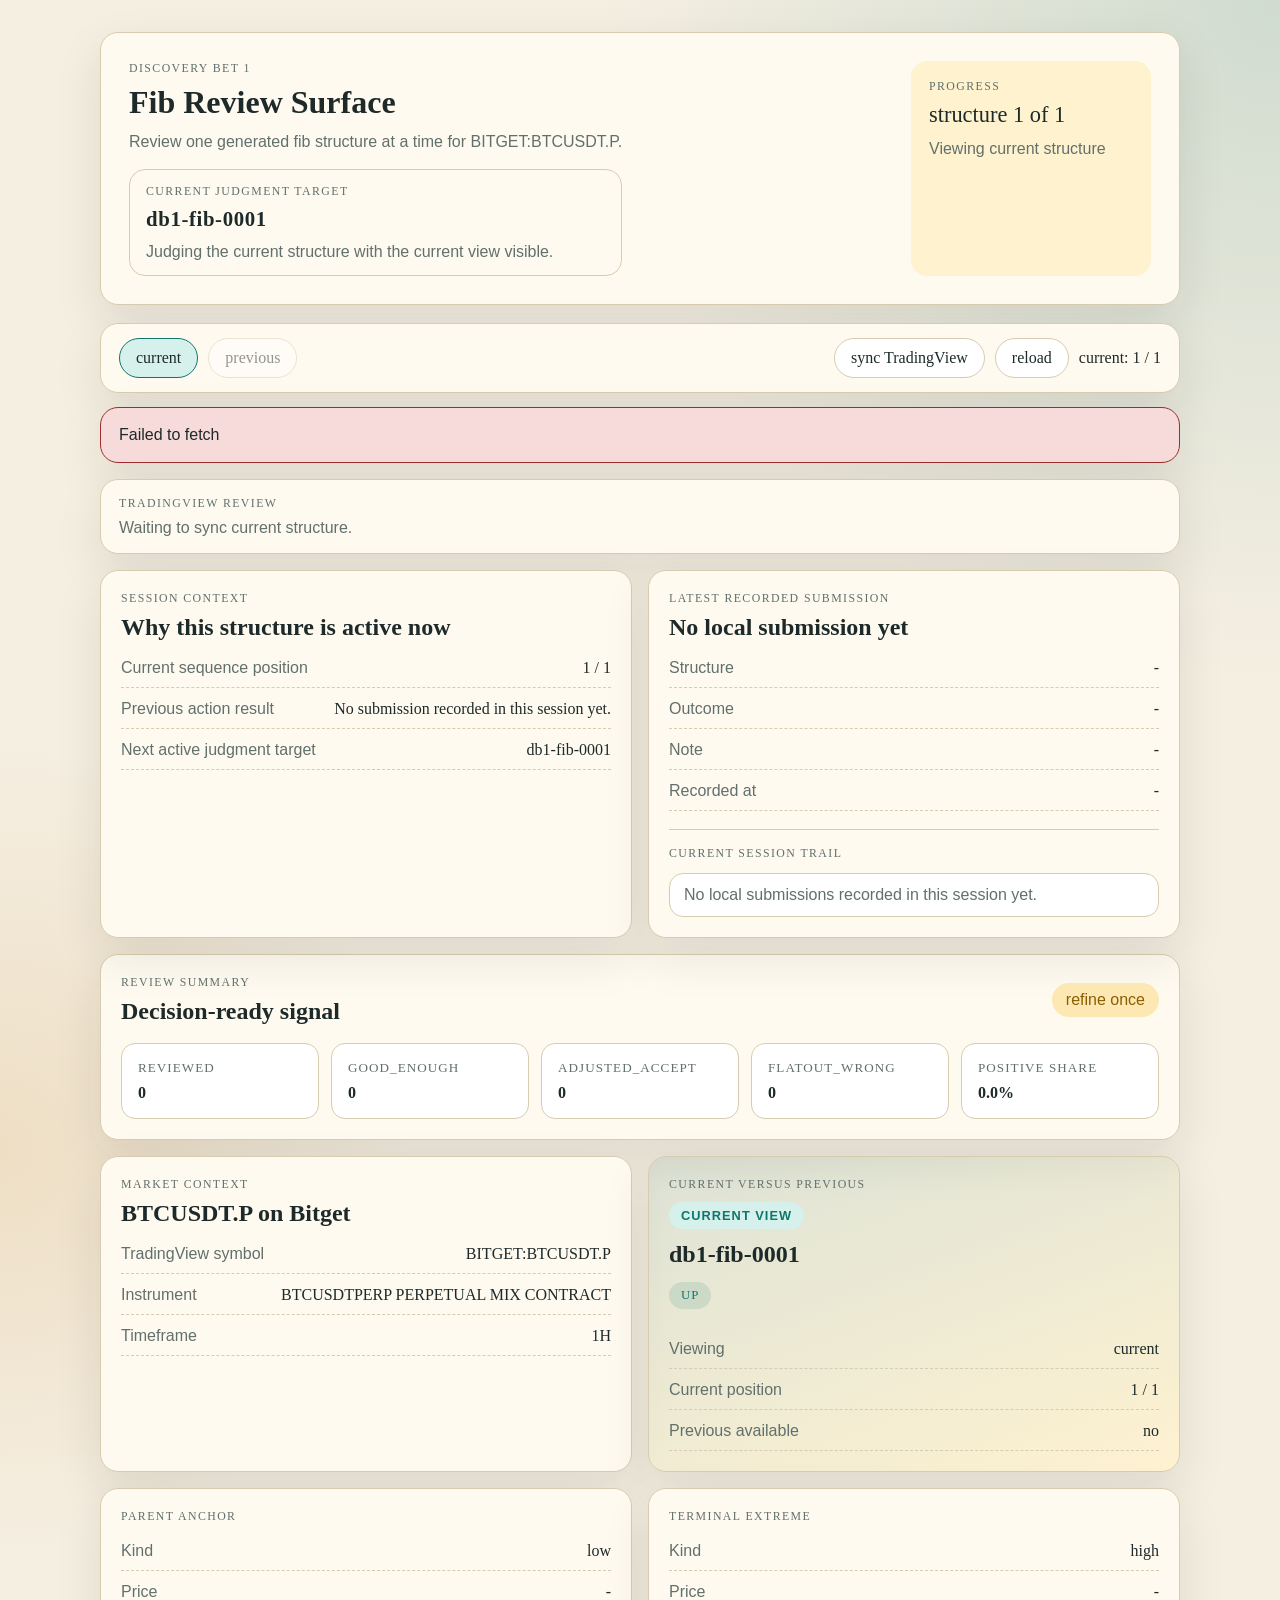
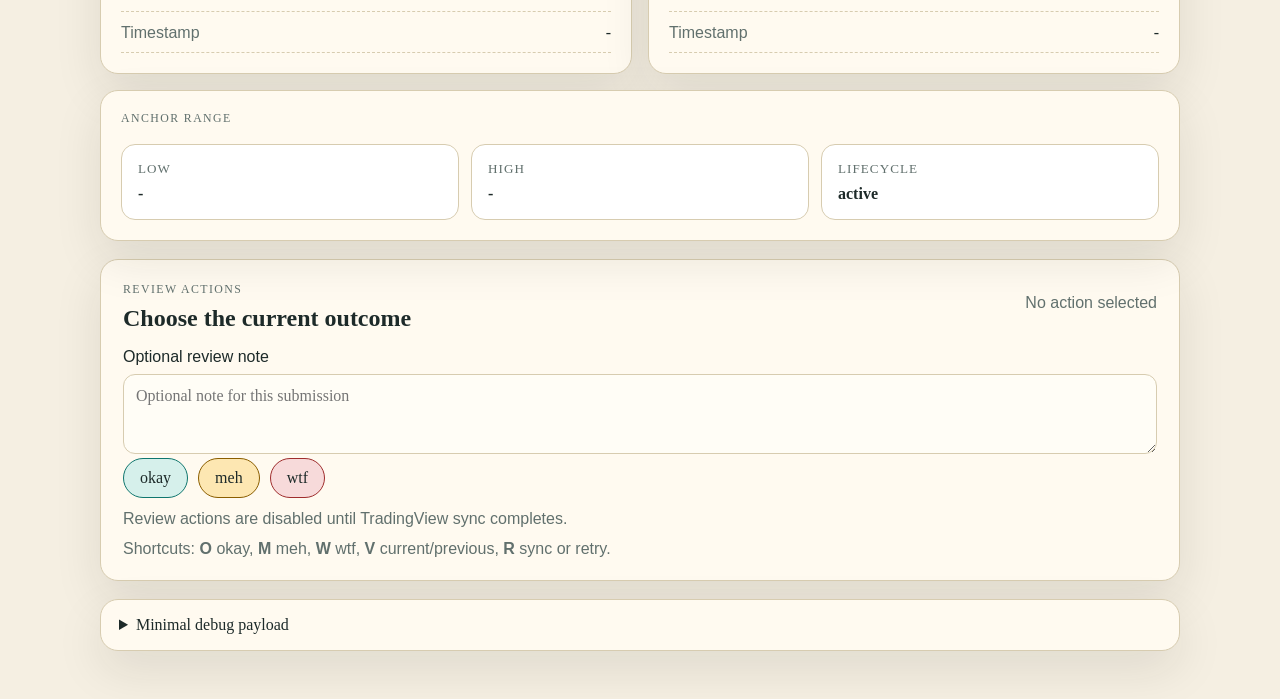
<file: apps/ui/index.html>
<!DOCTYPE html>
<html lang="en">
  <head>
    <meta charset="UTF-8" />
    <meta name="viewport" content="width=device-width, initial-scale=1.0" />
    <title>DB1 Review Surface</title>
    <link rel="stylesheet" href="./review-surface.css" />
  </head>
  <body>
    <main class="review-shell">
      <header class="hero">
        <div>
          <p class="eyebrow">Discovery Bet 1</p>
          <h1>Fib Review Surface</h1>
          <p class="hero-copy">
            Review one generated fib structure at a time for
            <span id="market-symbol">BITGET:BTCUSDT.P</span>.
          </p>
          <div class="review-target-strip">
            <p class="card-label">Current Judgment Target</p>
            <p id="review-target-id" class="review-target-id">db1-fib-0001</p>
            <p id="comparison-mode-copy" class="comparison-mode-copy">
              Judging the current structure with the current view visible.
            </p>
          </div>
        </div>
        <div class="progress-panel">
          <p class="panel-label">Progress</p>
          <p class="progress-value" id="progress-label">structure 1 of 1</p>
          <p class="panel-subtext" id="toggle-state">Viewing current structure</p>
        </div>
      </header>

      <section class="toolbar">
        <div class="toggle-group" role="group" aria-label="Structure toggle">
          <button id="show-current-button" class="toggle-button is-active" type="button">
            current
          </button>
          <button id="show-previous-button" class="toggle-button" type="button" disabled>
            previous
          </button>
        </div>
        <div class="position-group">
          <button id="sync-chart-button" class="secondary-button" type="button">
            sync TradingView
          </button>
          <button id="reload-button" class="secondary-button" type="button">reload</button>
          <span id="position-summary">current: 1 / 1</span>
        </div>
      </section>

      <section id="status-banner" class="status-banner" aria-live="polite"></section>

      <section class="sync-banner">
        <p class="card-label">TradingView Review</p>
        <p id="tradingview-status" class="sync-copy">Waiting to sync current structure.</p>
      </section>

      <section class="session-confidence-strip">
        <article class="summary-card session-context-card">
          <p class="card-label">Session Context</p>
          <h2>Why this structure is active now</h2>
          <dl class="detail-list compact-detail-list">
            <div>
              <dt>Current sequence position</dt>
              <dd id="session-sequence-position">1 / 1</dd>
            </div>
            <div>
              <dt>Previous action result</dt>
              <dd id="session-previous-action">No submission recorded in this session yet.</dd>
            </div>
            <div>
              <dt>Next active judgment target</dt>
              <dd id="session-next-target">db1-fib-0001</dd>
            </div>
          </dl>
        </article>

        <article class="summary-card session-audit-card">
          <p class="card-label">Latest Recorded Submission</p>
          <h2 id="latest-submission-heading">No local submission yet</h2>
          <dl class="detail-list compact-detail-list">
            <div>
              <dt>Structure</dt>
              <dd id="latest-submission-structure">-</dd>
            </div>
            <div>
              <dt>Outcome</dt>
              <dd id="latest-submission-outcome">-</dd>
            </div>
            <div>
              <dt>Note</dt>
              <dd id="latest-submission-note">-</dd>
            </div>
            <div>
              <dt>Recorded at</dt>
              <dd id="latest-submission-timestamp">-</dd>
            </div>
          </dl>

          <div class="session-trail-block">
            <p class="card-label">Current Session Trail</p>
            <ul id="session-trail-list" class="session-trail-list">
              <li class="session-trail-empty">No local submissions recorded in this session yet.</li>
            </ul>
          </div>
        </article>
      </section>

      <section class="summary-strip">
        <article class="summary-card review-summary-card">
          <div class="summary-header">
            <div>
              <p class="card-label">Review Summary</p>
              <h2>Decision-ready signal</h2>
            </div>
            <p id="summary-readiness-hint" class="readiness-chip">refine once</p>
          </div>

          <div class="summary-metrics">
            <div class="metric-tile">
              <span class="range-label">Reviewed</span>
              <strong id="summary-total-reviewed">0</strong>
            </div>
            <div class="metric-tile">
              <span class="range-label">good_enough</span>
              <strong id="summary-good-enough">0</strong>
            </div>
            <div class="metric-tile">
              <span class="range-label">adjusted_accept</span>
              <strong id="summary-adjusted-accept">0</strong>
            </div>
            <div class="metric-tile">
              <span class="range-label">flatout_wrong</span>
              <strong id="summary-flatout-wrong">0</strong>
            </div>
            <div class="metric-tile">
              <span class="range-label">Positive Share</span>
              <strong id="summary-positive-share">0.0%</strong>
            </div>
          </div>

          <div id="wrong-case-summary-block" class="summary-notes is-hidden">
            <p class="card-label">Wrong-case notes</p>
            <ul id="wrong-case-reason-list" class="reason-list"></ul>
          </div>
        </article>
      </section>

      <section class="structure-grid">
        <article class="summary-card">
          <p class="card-label">Market Context</p>
          <h2 id="market-context-title">BTCUSDT.P on Bitget</h2>
          <dl class="detail-list">
            <div>
              <dt>TradingView symbol</dt>
              <dd id="market-context-symbol">BITGET:BTCUSDT.P</dd>
            </div>
            <div>
              <dt>Instrument</dt>
              <dd id="market-context-instrument">BTCUSDTPERP PERPETUAL MIX CONTRACT</dd>
            </div>
            <div>
              <dt>Timeframe</dt>
              <dd id="market-context-timeframe">1H</dd>
            </div>
          </dl>
        </article>

        <article id="comparison-card" class="summary-card accent-card comparison-card is-current-view">
          <p class="card-label">Current Versus Previous</p>
          <p id="comparison-mode-pill" class="comparison-mode-pill is-current-view">
            current view
          </p>
          <h2 id="structure-id">db1-fib-0001</h2>
          <p class="direction-chip" id="direction-chip">up</p>
          <dl class="detail-list">
            <div>
              <dt>Viewing</dt>
              <dd id="viewing-label">current</dd>
            </div>
            <div>
              <dt>Current position</dt>
              <dd id="progress-position">1 / 1</dd>
            </div>
            <div>
              <dt>Previous available</dt>
              <dd id="previous-availability">no</dd>
            </div>
          </dl>
        </article>

        <article class="summary-card">
          <p class="card-label">Parent Anchor</p>
          <dl class="detail-list">
            <div>
              <dt>Kind</dt>
              <dd id="parent-anchor-kind">low</dd>
            </div>
            <div>
              <dt>Price</dt>
              <dd id="parent-anchor-price">-</dd>
            </div>
            <div>
              <dt>Timestamp</dt>
              <dd id="parent-anchor-timestamp">-</dd>
            </div>
          </dl>
        </article>

        <article class="summary-card">
          <p class="card-label">Terminal Extreme</p>
          <dl class="detail-list">
            <div>
              <dt>Kind</dt>
              <dd id="terminal-extreme-kind">high</dd>
            </div>
            <div>
              <dt>Price</dt>
              <dd id="terminal-extreme-price">-</dd>
            </div>
            <div>
              <dt>Timestamp</dt>
              <dd id="terminal-extreme-timestamp">-</dd>
            </div>
          </dl>
        </article>

        <article class="summary-card wide-card">
          <p class="card-label">Anchor Range</p>
          <div class="range-strip">
            <div>
              <span class="range-label">Low</span>
              <strong id="anchor-range-low">-</strong>
            </div>
            <div>
              <span class="range-label">High</span>
              <strong id="anchor-range-high">-</strong>
            </div>
            <div>
              <span class="range-label">Lifecycle</span>
              <strong id="lifecycle-state">active</strong>
            </div>
          </div>
        </article>
      </section>

      <section class="actions-panel">
        <div class="actions-header">
          <div>
            <p class="card-label">Review Actions</p>
            <h2>Choose the current outcome</h2>
          </div>
          <p id="pending-action" class="pending-action">No action selected</p>
        </div>

        <label class="adjustment-notes" for="review-note-input">Optional review note</label>
        <textarea
          id="review-note-input"
          rows="3"
          placeholder="Optional note for this submission"
        ></textarea>

        <div class="action-buttons">
          <button id="good-enough-button" class="action-button approve" type="button">
            okay
          </button>
          <button id="adjusted-accept-button" class="action-button adjust" type="button">
            meh
          </button>
          <button id="flatout-wrong-button" class="action-button reject" type="button">
            wtf
          </button>
        </div>

        <p id="review-lock-reason" class="review-lock-reason">
          Review actions are disabled until TradingView sync completes.
        </p>

        <p class="shortcut-hint">
          Shortcuts: <strong>O</strong> okay, <strong>M</strong> meh, <strong>W</strong> wtf,
          <strong>V</strong> current/previous, <strong>R</strong> sync or retry.
        </p>
      </section>

      <details class="debug-panel">
        <summary>Minimal debug payload</summary>
        <pre id="debug-payload">Waiting for review payload...</pre>
      </details>
    </main>

    <script src="./review-surface.js"></script>
  </body>
</html>
</file>
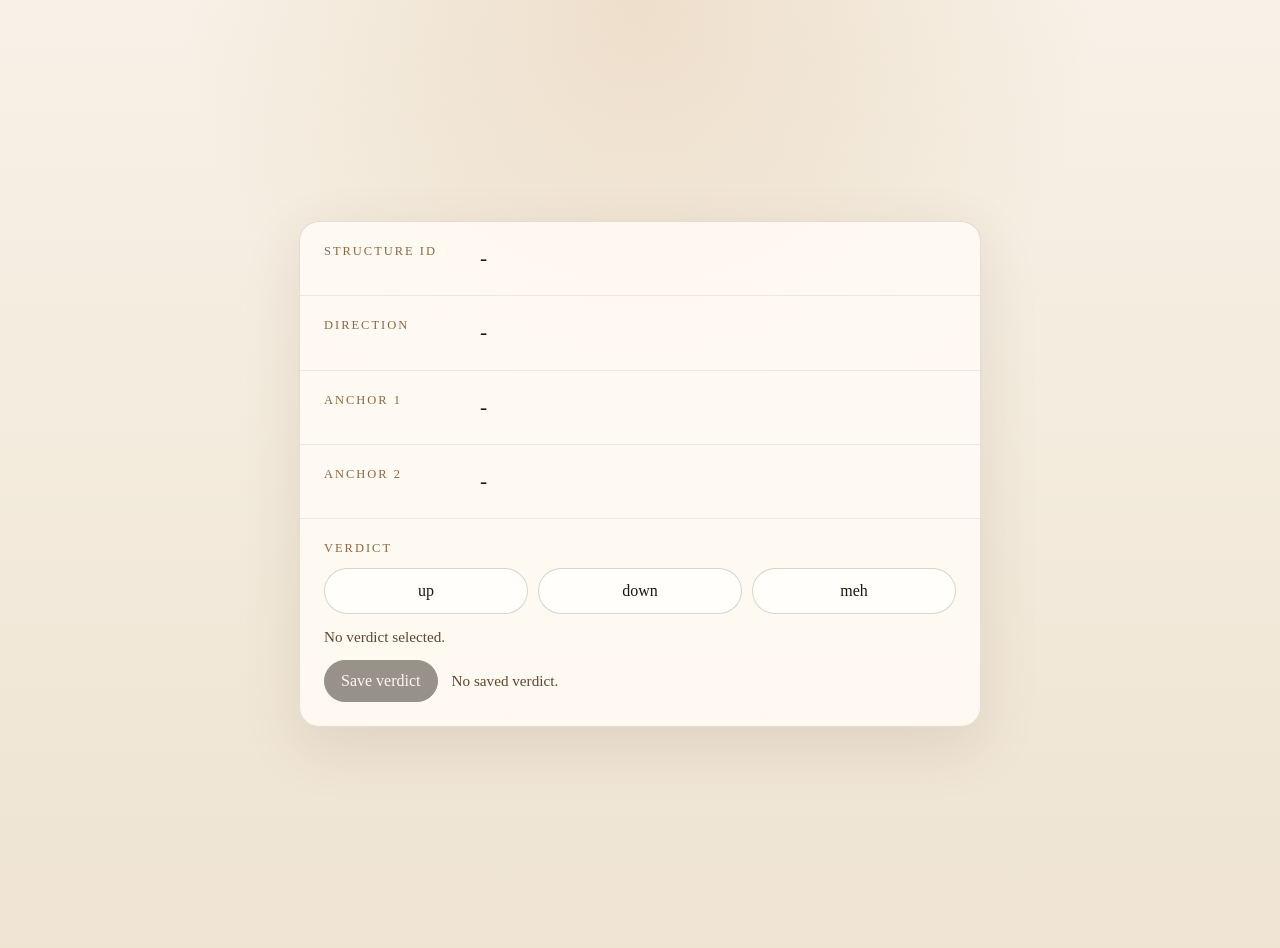
<file: apps/ui/chart-truth-proof-local.html>
<!DOCTYPE html>
<html lang="en">
  <head>
    <meta charset="UTF-8" />
    <meta name="viewport" content="width=device-width, initial-scale=1.0" />
    <title>DB1 Chart Truth Proof</title>
    <link rel="stylesheet" href="./chart-truth.css" />
    <script>
      const proofParams = new URLSearchParams(window.location.search);
      window.DB1_REVIEW_API_BASE_URL =
        proofParams.get("api") || "http://127.0.0.1:8760";
    </script>
  </head>
  <body
    data-chart-truth-state="loading"
    data-chart-truth-verified="false"
    data-chart-truth-verdict=""
    data-chart-truth-saved-verdict=""
    data-chart-truth-proof-mode="false"
  >
    <main class="chart-truth-shell">
      <section class="chart-truth-card">
        <dl class="chart-truth-details">
          <div class="chart-truth-row">
            <dt>Structure ID</dt>
            <dd id="chart-truth-structure-id">-</dd>
          </div>
          <div class="chart-truth-row">
            <dt>Direction</dt>
            <dd id="chart-truth-direction">-</dd>
          </div>
          <div class="chart-truth-row">
            <dt>Anchor 1</dt>
            <dd id="chart-truth-anchor-1">-</dd>
          </div>
          <div class="chart-truth-row">
            <dt>Anchor 2</dt>
            <dd id="chart-truth-anchor-2">-</dd>
          </div>
        </dl>

        <section class="chart-truth-verdicts" aria-labelledby="chart-truth-verdict-label">
          <p id="chart-truth-verdict-label" class="chart-truth-verdict-label">Verdict</p>
          <div class="chart-truth-verdict-actions" role="group" aria-label="Verdict actions">
            <button id="chart-truth-verdict-up" class="chart-truth-verdict-button" type="button" data-verdict="up" aria-pressed="false">
              up
            </button>
            <button id="chart-truth-verdict-down" class="chart-truth-verdict-button" type="button" data-verdict="down" aria-pressed="false">
              down
            </button>
            <button id="chart-truth-verdict-meh" class="chart-truth-verdict-button" type="button" data-verdict="meh" aria-pressed="false">
              meh
            </button>
          </div>
          <p id="chart-truth-selected-verdict" class="chart-truth-selected-verdict">No verdict selected.</p>
          <div class="chart-truth-save-row">
            <button id="chart-truth-save-verdict" class="chart-truth-save-button" type="button" disabled>
              Save verdict
            </button>
            <p id="chart-truth-save-status" class="chart-truth-save-status">No saved verdict.</p>
          </div>
        </section>
      </section>
    </main>
    <script src="./chart-truth.js"></script>
  </body>
</html>
</file>
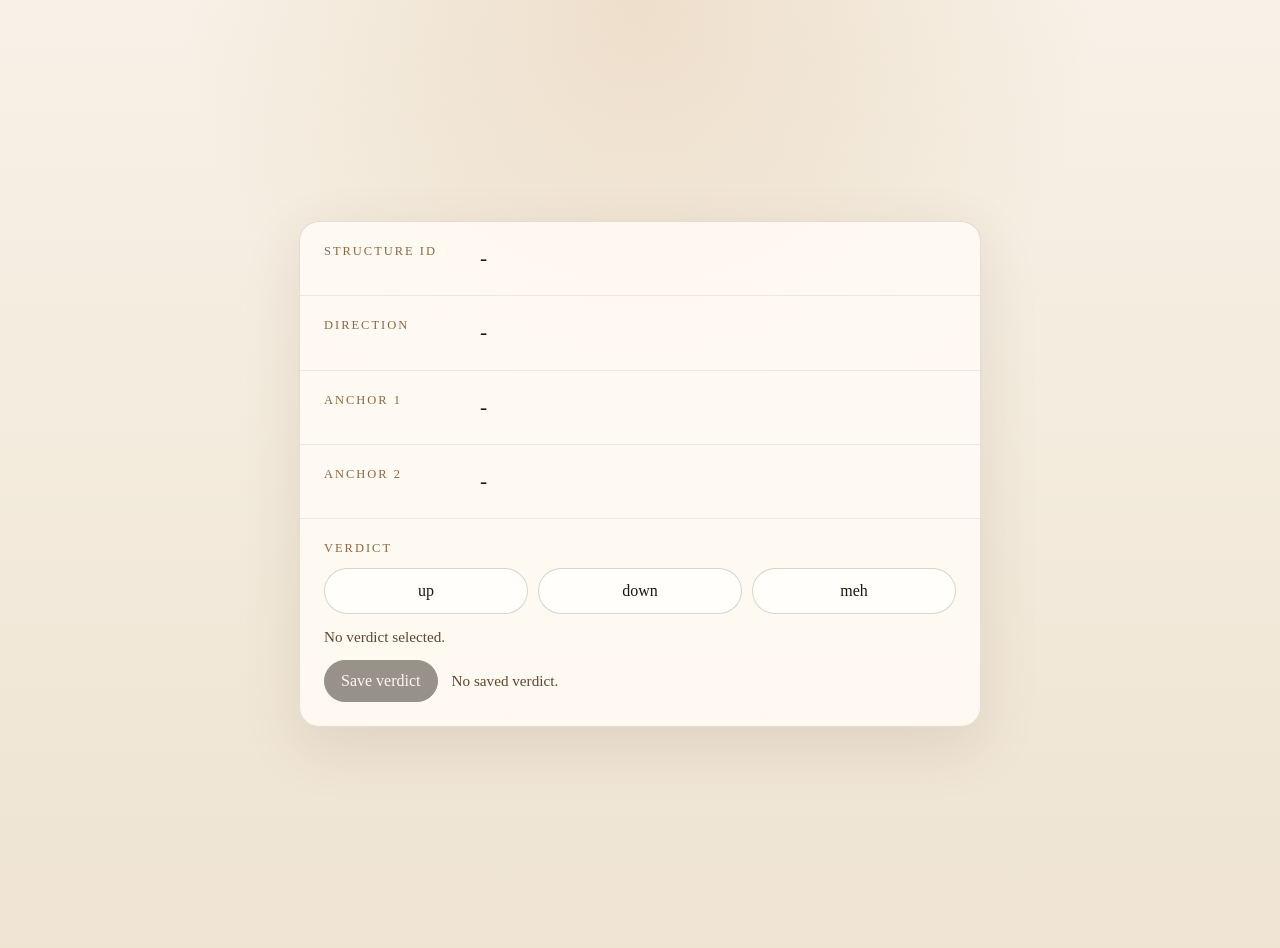
<file: apps/ui/chart-truth.html>
<!DOCTYPE html>
<html lang="en">
  <head>
    <meta charset="UTF-8" />
    <meta name="viewport" content="width=device-width, initial-scale=1.0" />
    <title>DB1 Chart Truth</title>
    <link rel="stylesheet" href="./chart-truth.css" />
  </head>
  <body
    data-chart-truth-state="loading"
    data-chart-truth-verified="false"
    data-chart-truth-verdict=""
    data-chart-truth-saved-verdict=""
  >
    <main class="chart-truth-shell">
      <section class="chart-truth-card">
        <dl class="chart-truth-details">
          <div class="chart-truth-row">
            <dt>Structure ID</dt>
            <dd id="chart-truth-structure-id">-</dd>
          </div>
          <div class="chart-truth-row">
            <dt>Direction</dt>
            <dd id="chart-truth-direction">-</dd>
          </div>
          <div class="chart-truth-row">
            <dt>Anchor 1</dt>
            <dd id="chart-truth-anchor-1">-</dd>
          </div>
          <div class="chart-truth-row">
            <dt>Anchor 2</dt>
            <dd id="chart-truth-anchor-2">-</dd>
          </div>
        </dl>

        <section class="chart-truth-verdicts" aria-labelledby="chart-truth-verdict-label">
          <p id="chart-truth-verdict-label" class="chart-truth-verdict-label">Verdict</p>
          <div class="chart-truth-verdict-actions" role="group" aria-label="Verdict actions">
            <button id="chart-truth-verdict-up" class="chart-truth-verdict-button" type="button" data-verdict="up" aria-pressed="false">
              up
            </button>
            <button id="chart-truth-verdict-down" class="chart-truth-verdict-button" type="button" data-verdict="down" aria-pressed="false">
              down
            </button>
            <button id="chart-truth-verdict-meh" class="chart-truth-verdict-button" type="button" data-verdict="meh" aria-pressed="false">
              meh
            </button>
          </div>
          <p id="chart-truth-selected-verdict" class="chart-truth-selected-verdict">No verdict selected.</p>
          <div class="chart-truth-save-row">
            <button id="chart-truth-save-verdict" class="chart-truth-save-button" type="button" disabled>
              Save verdict
            </button>
            <p id="chart-truth-save-status" class="chart-truth-save-status">No saved verdict.</p>
          </div>
        </section>
      </section>
    </main>
    <script src="./chart-truth.js"></script>
  </body>
</html>
</file>
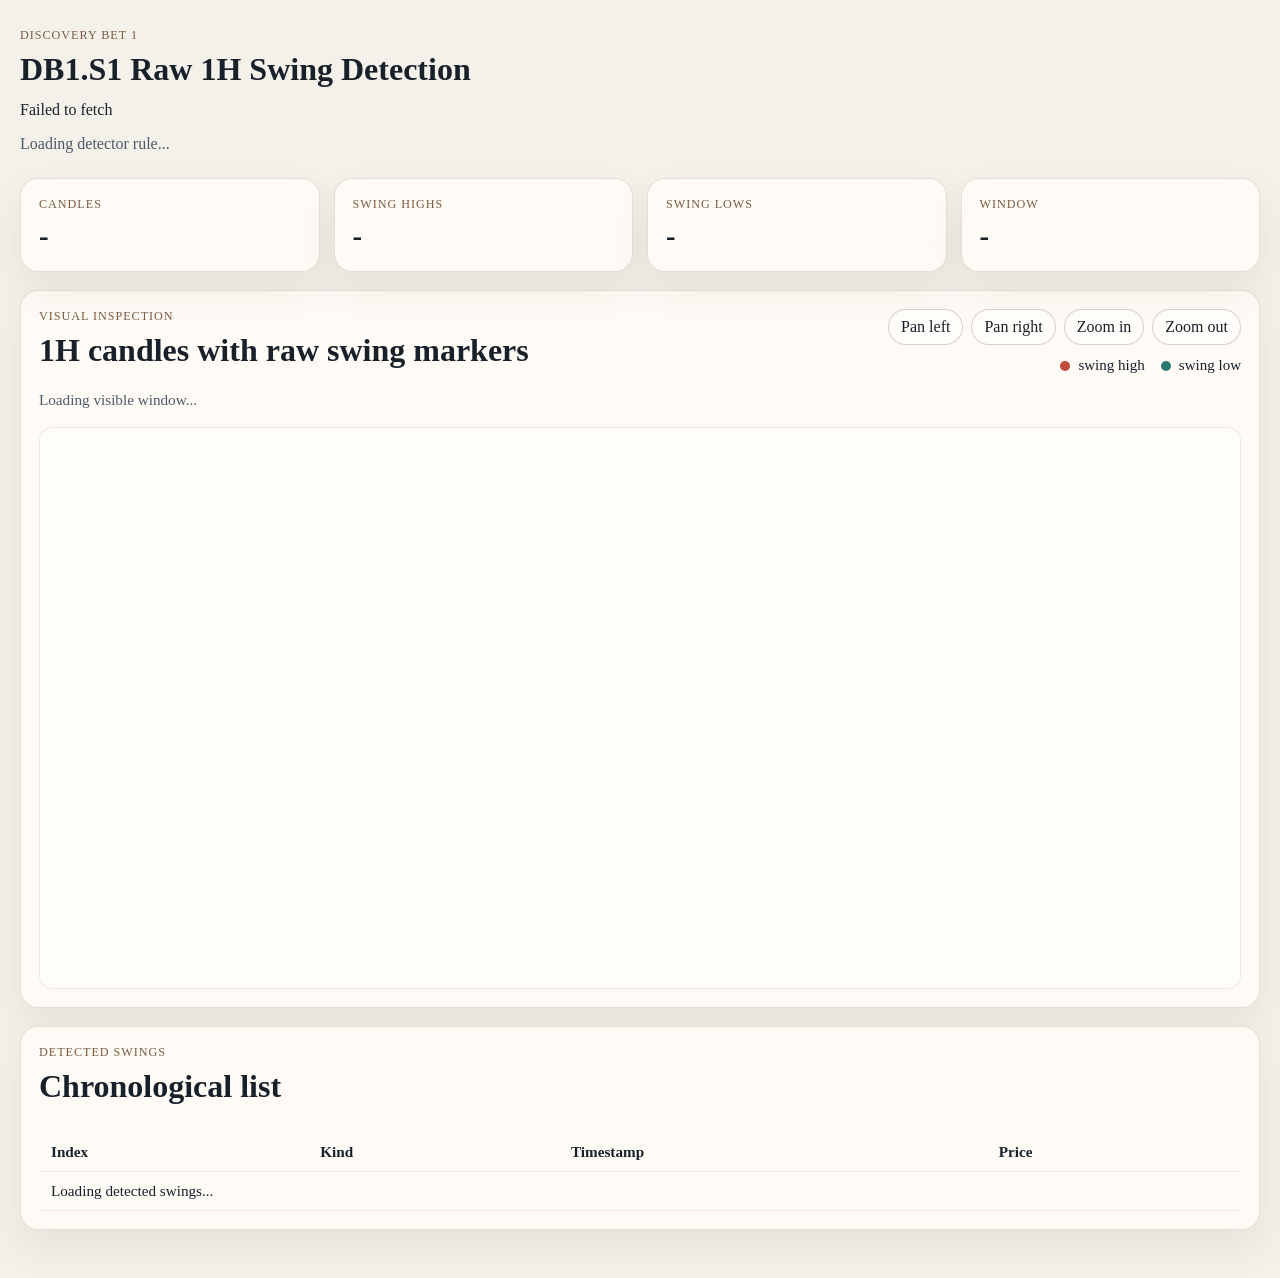
<file: apps/ui/db1-s1-swings.html>
<!DOCTYPE html>
<html lang="en">
  <head>
    <meta charset="UTF-8" />
    <meta name="viewport" content="width=device-width, initial-scale=1.0" />
    <title>DB1.S1 Raw 1H Swing Detection</title>
    <link rel="stylesheet" href="./db1-s1-swings.css" />
    <script>
      const db1s1PageParams = new URLSearchParams(window.location.search);
      window.DB1_REVIEW_API_BASE_URL =
        db1s1PageParams.get("api") || "http://127.0.0.1:8080";
    </script>
  </head>
  <body data-db1-s1-state="loading">
    <main class="s1-shell">
      <header class="s1-hero">
        <p class="eyebrow">Discovery Bet 1</p>
        <h1>DB1.S1 Raw 1H Swing Detection</h1>
        <p id="s1-market-copy" class="hero-copy">Loading market context...</p>
        <p id="s1-detector-copy" class="detector-copy">Loading detector rule...</p>
      </header>

      <section class="s1-summary-grid">
        <article class="summary-card">
          <p class="card-label">Candles</p>
          <strong id="s1-candle-count">-</strong>
        </article>
        <article class="summary-card">
          <p class="card-label">Swing Highs</p>
          <strong id="s1-swing-high-count">-</strong>
        </article>
        <article class="summary-card">
          <p class="card-label">Swing Lows</p>
          <strong id="s1-swing-low-count">-</strong>
        </article>
        <article class="summary-card wide-card">
          <p class="card-label">Window</p>
          <strong id="s1-window">-</strong>
        </article>
      </section>

      <section class="chart-card">
        <div class="chart-card-header">
          <div>
            <p class="card-label">Visual Inspection</p>
            <h2>1H candles with raw swing markers</h2>
          </div>
          <div class="chart-toolbar">
            <div class="chart-controls" role="group" aria-label="Chart inspection controls">
              <button id="s1-pan-left" class="chart-control-button" type="button">Pan left</button>
              <button id="s1-pan-right" class="chart-control-button" type="button">Pan right</button>
              <button id="s1-zoom-in" class="chart-control-button" type="button">Zoom in</button>
              <button id="s1-zoom-out" class="chart-control-button" type="button">Zoom out</button>
            </div>
            <div class="legend">
              <span class="legend-item"><span class="legend-dot is-high"></span>swing high</span>
              <span class="legend-item"><span class="legend-dot is-low"></span>swing low</span>
            </div>
          </div>
        </div>
        <p id="s1-viewport-copy" class="viewport-copy">Loading visible window...</p>
        <div class="chart-scroll">
          <svg id="s1-chart" class="s1-chart" role="img" aria-label="Raw 1H swing chart"></svg>
        </div>
      </section>

      <section class="table-card">
        <div class="table-card-header">
          <div>
            <p class="card-label">Detected Swings</p>
            <h2>Chronological list</h2>
          </div>
        </div>
        <table class="s1-table">
          <thead>
            <tr>
              <th>Index</th>
              <th>Kind</th>
              <th>Timestamp</th>
              <th>Price</th>
            </tr>
          </thead>
          <tbody id="s1-swing-rows">
            <tr>
              <td colspan="4">Loading detected swings...</td>
            </tr>
          </tbody>
        </table>
      </section>
    </main>
    <script src="./db1-s1-swings.js"></script>
  </body>
</html>
</file>
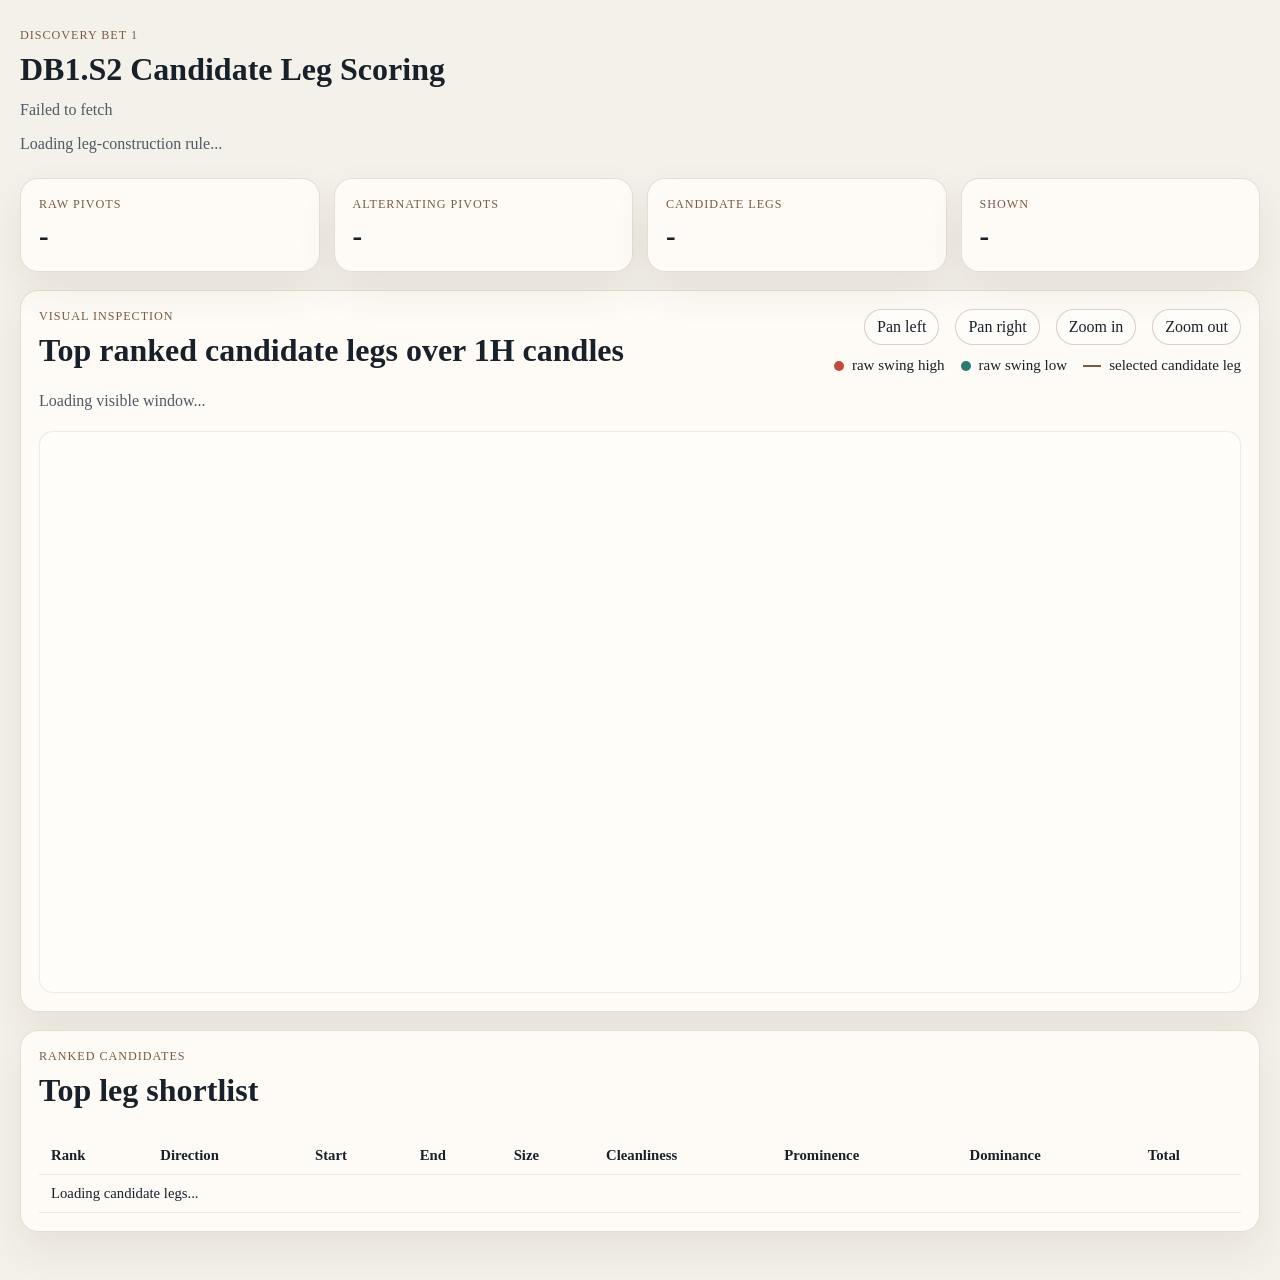
<file: apps/ui/db1-s2-candidate-legs.html>
<!DOCTYPE html>
<html lang="en">
  <head>
    <meta charset="UTF-8" />
    <meta name="viewport" content="width=device-width, initial-scale=1.0" />
    <title>DB1.S2 Candidate Leg Scoring</title>
    <link rel="stylesheet" href="./db1-s2-candidate-legs.css" />
    <script>
      const db1s2PageParams = new URLSearchParams(window.location.search);
      window.DB1_REVIEW_API_BASE_URL =
        db1s2PageParams.get("api") || "http://127.0.0.1:8000";
    </script>
  </head>
  <body data-db1-s2-state="loading">
    <main class="s2-shell">
      <header class="s2-hero">
        <p class="eyebrow">Discovery Bet 1</p>
        <h1>DB1.S2 Candidate Leg Scoring</h1>
        <p id="s2-market-copy" class="hero-copy">Loading market context...</p>
        <p id="s2-rule-copy" class="detector-copy">Loading leg-construction rule...</p>
      </header>

      <section class="s2-summary-grid">
        <article class="summary-card"><p class="card-label">Raw Pivots</p><strong id="s2-raw-pivot-count">-</strong></article>
        <article class="summary-card"><p class="card-label">Alternating Pivots</p><strong id="s2-alt-pivot-count">-</strong></article>
        <article class="summary-card"><p class="card-label">Candidate Legs</p><strong id="s2-candidate-count">-</strong></article>
        <article class="summary-card"><p class="card-label">Shown</p><strong id="s2-displayed-count">-</strong></article>
      </section>

      <section class="chart-card">
        <div class="chart-card-header">
          <div>
            <p class="card-label">Visual Inspection</p>
            <h2>Top ranked candidate legs over 1H candles</h2>
          </div>
          <div class="chart-toolbar">
            <div class="chart-controls" role="group" aria-label="Chart inspection controls">
              <button id="s2-pan-left" class="chart-control-button" type="button">Pan left</button>
              <button id="s2-pan-right" class="chart-control-button" type="button">Pan right</button>
              <button id="s2-zoom-in" class="chart-control-button" type="button">Zoom in</button>
              <button id="s2-zoom-out" class="chart-control-button" type="button">Zoom out</button>
            </div>
            <div class="legend">
              <span class="legend-item"><span class="legend-dot is-high"></span>raw swing high</span>
              <span class="legend-item"><span class="legend-dot is-low"></span>raw swing low</span>
              <span class="legend-item"><span class="legend-line"></span>selected candidate leg</span>
            </div>
          </div>
        </div>
        <p id="s2-viewport-copy" class="viewport-copy">Loading visible window...</p>
        <div class="chart-scroll">
          <svg id="s2-chart" class="s2-chart" role="img" aria-label="Candidate leg chart"></svg>
        </div>
      </section>

      <section class="table-card">
        <div class="table-card-header">
          <div>
            <p class="card-label">Ranked Candidates</p>
            <h2>Top leg shortlist</h2>
          </div>
        </div>
        <table class="s2-table">
          <thead>
            <tr>
              <th>Rank</th>
              <th>Direction</th>
              <th>Start</th>
              <th>End</th>
              <th>Size</th>
              <th>Cleanliness</th>
              <th>Prominence</th>
              <th>Dominance</th>
              <th>Total</th>
            </tr>
          </thead>
          <tbody id="s2-candidate-rows">
            <tr><td colspan="9">Loading candidate legs...</td></tr>
          </tbody>
        </table>
      </section>
    </main>
    <script src="./db1-s2-candidate-legs.js"></script>
  </body>
</html>
</file>
<file: apps/ui/review-surface.css>
:root {
  color-scheme: light;
  --bg: #f5efe2;
  --panel: #fffaf0;
  --panel-strong: #fff2cf;
  --ink: #1d2a29;
  --muted: #61706d;
  --line: #d7ccb0;
  --accent: #0f766e;
  --accent-soft: #d6f0eb;
  --danger: #9f2d2d;
  --danger-soft: #f7dada;
  --warning: #8b5e00;
  --warning-soft: #fde7b2;
  --shadow: 0 18px 48px rgba(34, 30, 20, 0.1);
  font-family: Georgia, "Times New Roman", serif;
}

* {
  box-sizing: border-box;
}

body {
  margin: 0;
  min-height: 100vh;
  background:
    radial-gradient(circle at top right, rgba(15, 118, 110, 0.16), transparent 26%),
    radial-gradient(circle at left center, rgba(196, 120, 16, 0.14), transparent 24%),
    var(--bg);
  color: var(--ink);
}

.review-shell {
  max-width: 1120px;
  margin: 0 auto;
  padding: 32px 20px 48px;
}

.hero,
.toolbar,
.sync-banner,
.summary-card,
.actions-panel,
.debug-panel,
.status-banner {
  background: var(--panel);
  border: 1px solid var(--line);
  border-radius: 18px;
  box-shadow: var(--shadow);
}

.hero {
  display: flex;
  justify-content: space-between;
  gap: 24px;
  padding: 28px;
  margin-bottom: 18px;
}

.eyebrow,
.card-label,
.panel-label {
  margin: 0 0 8px;
  text-transform: uppercase;
  letter-spacing: 0.12em;
  font-size: 0.74rem;
  color: var(--muted);
}

.hero h1,
.actions-header h2,
.summary-card h2,
.adjustment-panel h3 {
  margin: 0;
  font-weight: 600;
}

.hero-copy,
.panel-subtext,
.adjustment-copy,
.pending-action,
.review-lock-reason,
.comparison-mode-copy,
.shortcut-hint {
  margin: 12px 0 0;
  color: var(--muted);
  font-family: "Trebuchet MS", sans-serif;
}

.review-target-strip {
  margin-top: 18px;
  padding: 14px 16px;
  border-radius: 16px;
  background: rgba(255, 250, 240, 0.92);
  border: 1px solid var(--line);
}

.review-target-id {
  margin: 0;
  font-size: 1.3rem;
  font-weight: 600;
  letter-spacing: 0.03em;
}

.progress-panel {
  min-width: 240px;
  padding: 18px;
  border-radius: 16px;
  background: var(--panel-strong);
}

.progress-value {
  margin: 0;
  font-size: 1.4rem;
}

.toolbar {
  display: flex;
  justify-content: space-between;
  gap: 16px;
  align-items: center;
  padding: 14px 18px;
  margin-bottom: 14px;
}

.toggle-group,
.position-group,
.action-buttons,
.adjustment-actions {
  display: flex;
  gap: 10px;
  flex-wrap: wrap;
  align-items: center;
}

.toggle-button,
.secondary-button,
.action-button {
  border: 1px solid var(--line);
  border-radius: 999px;
  padding: 10px 16px;
  background: #fff;
  color: var(--ink);
  font: inherit;
  cursor: pointer;
}

.toggle-button.is-active {
  background: var(--accent-soft);
  border-color: var(--accent);
}

.toggle-button:disabled,
.secondary-button:disabled,
.action-button:disabled {
  opacity: 0.48;
  cursor: not-allowed;
}

.status-banner {
  min-height: 56px;
  padding: 16px 18px;
  margin-bottom: 16px;
  display: flex;
  align-items: center;
  font-family: "Trebuchet MS", sans-serif;
}

.status-banner.is-warning {
  background: var(--warning-soft);
  border-color: var(--warning);
}

.status-banner.is-error {
  background: var(--danger-soft);
  border-color: var(--danger);
}

.sync-banner {
  padding: 16px 18px;
  margin-bottom: 16px;
}

.sync-copy {
  margin: 0;
  color: var(--muted);
  font-family: "Trebuchet MS", sans-serif;
}

.sync-copy.is-error,
.review-lock-reason.is-error {
  color: var(--danger);
}

.review-lock-reason.is-ready {
  color: var(--accent);
}

.summary-strip {
  margin-bottom: 16px;
}

.session-confidence-strip {
  display: grid;
  grid-template-columns: repeat(2, minmax(0, 1fr));
  gap: 16px;
  margin-bottom: 16px;
}

.session-context-card,
.session-audit-card {
  padding: 20px;
}

.compact-detail-list {
  gap: 10px;
  margin-top: 14px;
}

.compact-detail-list div {
  padding-bottom: 8px;
}

.session-trail-block {
  margin-top: 18px;
  padding-top: 16px;
  border-top: 1px solid var(--line);
}

.session-trail-list {
  margin: 12px 0 0;
  padding: 0;
  list-style: none;
  display: grid;
  gap: 10px;
}

.session-trail-item,
.session-trail-empty {
  padding: 12px 14px;
  border-radius: 14px;
  border: 1px solid var(--line);
  background: #fff;
}

.session-trail-empty {
  color: var(--muted);
  font-family: "Trebuchet MS", sans-serif;
}

.session-trail-line {
  margin: 0;
  font-family: "Trebuchet MS", sans-serif;
}

.session-trail-line + .session-trail-line {
  margin-top: 6px;
  color: var(--muted);
}

.review-summary-card {
  padding: 20px;
}

.summary-header {
  display: flex;
  justify-content: space-between;
  gap: 20px;
  align-items: center;
}

.summary-metrics {
  display: grid;
  grid-template-columns: repeat(5, minmax(0, 1fr));
  gap: 12px;
  margin-top: 18px;
}

.metric-tile,
.summary-notes {
  padding: 16px;
  border-radius: 14px;
  background: #fff;
  border: 1px solid var(--line);
}

.readiness-chip {
  display: inline-flex;
  align-items: center;
  justify-content: center;
  margin: 0;
  padding: 8px 14px;
  border-radius: 999px;
  background: var(--warning-soft);
  color: var(--warning);
  text-transform: lowercase;
  font-family: "Trebuchet MS", sans-serif;
}

.readiness-chip.is-continue {
  background: var(--accent-soft);
  color: var(--accent);
}

.readiness-chip.is-kill {
  background: var(--danger-soft);
  color: var(--danger);
}

.summary-notes {
  margin-top: 16px;
}

.summary-notes.is-hidden {
  display: none;
}

.reason-list {
  margin: 12px 0 0;
  padding-left: 18px;
  color: var(--muted);
  font-family: "Trebuchet MS", sans-serif;
}

.structure-grid {
  display: grid;
  grid-template-columns: repeat(2, minmax(0, 1fr));
  gap: 16px;
}

.summary-card {
  padding: 20px;
}

.accent-card {
  background: linear-gradient(160deg, rgba(15, 118, 110, 0.1), rgba(255, 242, 207, 0.9));
}

.comparison-card.is-previous-view {
  background: linear-gradient(160deg, rgba(139, 94, 0, 0.16), rgba(255, 242, 207, 0.96));
  border-color: var(--warning);
}

.comparison-mode-pill {
  display: inline-flex;
  margin: 2px 0 12px;
  padding: 6px 12px;
  border-radius: 999px;
  background: var(--accent-soft);
  color: var(--accent);
  font-family: "Trebuchet MS", sans-serif;
  font-size: 0.8rem;
  font-weight: 600;
  letter-spacing: 0.08em;
  text-transform: uppercase;
}

.comparison-mode-pill.is-previous-view {
  background: var(--warning-soft);
  color: var(--warning);
}

.wide-card {
  grid-column: span 2;
}

.detail-list {
  display: grid;
  gap: 12px;
  margin: 18px 0 0;
}

.detail-list div {
  display: flex;
  justify-content: space-between;
  gap: 16px;
  padding-bottom: 10px;
  border-bottom: 1px dashed var(--line);
}

.detail-list dt {
  color: var(--muted);
  font-family: "Trebuchet MS", sans-serif;
}

.detail-list dd {
  margin: 0;
  text-align: right;
}

.direction-chip {
  display: inline-flex;
  margin-top: 14px;
  padding: 6px 12px;
  border-radius: 999px;
  background: rgba(15, 118, 110, 0.12);
  color: var(--accent);
  text-transform: uppercase;
  letter-spacing: 0.08em;
  font-size: 0.8rem;
}

.range-strip {
  display: grid;
  grid-template-columns: repeat(3, minmax(0, 1fr));
  gap: 12px;
  margin-top: 18px;
}

.range-strip div {
  padding: 16px;
  border-radius: 14px;
  background: #fff;
  border: 1px solid var(--line);
}

.range-label {
  display: block;
  margin-bottom: 8px;
  color: var(--muted);
  font-size: 0.82rem;
  text-transform: uppercase;
  letter-spacing: 0.08em;
}

.actions-panel {
  margin-top: 18px;
  padding: 22px;
}

.actions-header {
  display: flex;
  justify-content: space-between;
  gap: 20px;
  align-items: start;
}

.action-button.approve {
  background: var(--accent-soft);
  border-color: var(--accent);
}

.action-button.adjust {
  background: var(--warning-soft);
  border-color: var(--warning);
}

.action-button.reject {
  background: var(--danger-soft);
  border-color: var(--danger);
}

.adjustment-panel {
  margin-top: 18px;
  padding: 18px;
  border-radius: 16px;
  background: #fff;
  border: 1px dashed var(--warning);
}

.adjustment-panel.is-hidden {
  display: none;
}

.adjustment-notes {
  display: block;
  margin: 16px 0 8px;
  font-family: "Trebuchet MS", sans-serif;
}

#adjustment-note-input {
  width: 100%;
  padding: 12px;
  border-radius: 12px;
  border: 1px solid var(--line);
  background: #fffdf6;
  font: inherit;
}

#review-note-input,
.adjustment-grid input {
  width: 100%;
  padding: 12px;
  border-radius: 12px;
  border: 1px solid var(--line);
  background: #fffdf6;
  font: inherit;
}

.adjustment-grid {
  display: grid;
  grid-template-columns: repeat(2, minmax(0, 1fr));
  gap: 12px;
  margin: 16px 0;
}

.adjustment-grid label {
  display: grid;
  gap: 8px;
  font-family: "Trebuchet MS", sans-serif;
}

.debug-panel {
  margin-top: 18px;
  padding: 16px 18px;
}

.debug-panel pre {
  overflow: auto;
  white-space: pre-wrap;
  font-size: 0.84rem;
}

@media (max-width: 780px) {
  .hero,
  .toolbar,
  .sync-banner,
  .session-confidence-strip,
  .actions-header,
  .summary-header {
    flex-direction: column;
  }

  .session-confidence-strip {
    grid-template-columns: 1fr;
  }

  .structure-grid {
    grid-template-columns: 1fr;
  }

  .summary-metrics {
    grid-template-columns: 1fr 1fr;
  }

  .wide-card {
    grid-column: span 1;
  }

  .range-strip {
    grid-template-columns: 1fr;
  }

  .adjustment-grid {
    grid-template-columns: 1fr;
  }
}
</file>
<file: apps/ui/chart-truth.css>
body {
  margin: 0;
  min-height: 100vh;
  background:
    radial-gradient(circle at top, rgba(196, 140, 76, 0.18), transparent 40%),
    linear-gradient(180deg, #f7f1e7 0%, #efe4d2 100%);
  color: #21160d;
  font-family: "Iowan Old Style", "Palatino Linotype", "Book Antiqua", serif;
}

.chart-truth-shell {
  min-height: 100vh;
  display: grid;
  place-items: center;
  padding: 24px;
}

.chart-truth-card {
  width: min(680px, 100%);
  margin: 0;
  border: 1px solid rgba(33, 22, 13, 0.12);
  border-radius: 20px;
  background: rgba(255, 250, 243, 0.92);
  box-shadow: 0 20px 60px rgba(89, 60, 31, 0.12);
  overflow: hidden;
}

.chart-truth-details {
  margin: 0;
}

.chart-truth-row {
  display: grid;
  grid-template-columns: 140px 1fr;
  gap: 16px;
  align-items: start;
  padding: 22px 24px;
}

.chart-truth-row + .chart-truth-row {
  border-top: 1px solid rgba(33, 22, 13, 0.08);
}

.chart-truth-row dt {
  font-size: 0.78rem;
  letter-spacing: 0.16em;
  text-transform: uppercase;
  color: #8c6842;
}

.chart-truth-row dd {
  margin: 0;
  font-size: clamp(1rem, 2vw, 1.35rem);
  line-height: 1.35;
}

.chart-truth-verdicts {
  border-top: 1px solid rgba(33, 22, 13, 0.08);
  padding: 22px 24px 24px;
}

body[data-chart-truth-proof-mode="true"] .chart-truth-verdicts {
  display: none;
}

.chart-truth-verdict-label {
  margin: 0 0 12px;
  font-size: 0.78rem;
  letter-spacing: 0.16em;
  text-transform: uppercase;
  color: #8c6842;
}

.chart-truth-verdict-actions {
  display: grid;
  grid-template-columns: repeat(3, minmax(0, 1fr));
  gap: 10px;
}

.chart-truth-verdict-button {
  appearance: none;
  border: 1px solid rgba(33, 22, 13, 0.18);
  border-radius: 999px;
  background: rgba(255, 255, 255, 0.72);
  color: #21160d;
  cursor: pointer;
  font: inherit;
  font-size: 1rem;
  line-height: 1;
  padding: 14px 16px;
  text-transform: lowercase;
  transition:
    background-color 140ms ease,
    border-color 140ms ease,
    color 140ms ease,
    transform 140ms ease,
    box-shadow 140ms ease;
}

.chart-truth-verdict-button:hover {
  transform: translateY(-1px);
}

.chart-truth-verdict-button[aria-pressed="true"] {
  background: #21160d;
  border-color: #21160d;
  box-shadow: 0 12px 24px rgba(33, 22, 13, 0.18);
  color: #fff7ee;
}

.chart-truth-selected-verdict {
  margin: 14px 0 0;
  font-size: 0.95rem;
  color: #5f4630;
}

.chart-truth-save-row {
  display: flex;
  align-items: center;
  gap: 14px;
  margin-top: 14px;
}

.chart-truth-save-button {
  appearance: none;
  border: 1px solid #21160d;
  border-radius: 999px;
  background: #21160d;
  color: #fff7ee;
  cursor: pointer;
  font: inherit;
  line-height: 1;
  padding: 12px 16px;
  transition:
    opacity 140ms ease,
    transform 140ms ease,
    box-shadow 140ms ease;
}

.chart-truth-save-button:hover:not(:disabled) {
  transform: translateY(-1px);
  box-shadow: 0 12px 24px rgba(33, 22, 13, 0.18);
}

.chart-truth-save-button:disabled {
  cursor: default;
  opacity: 0.45;
}

.chart-truth-save-status {
  margin: 0;
  font-size: 0.95rem;
  color: #5f4630;
}

@media (max-width: 640px) {
  .chart-truth-row {
    grid-template-columns: 1fr;
    gap: 8px;
    padding: 18px;
  }

  .chart-truth-verdicts {
    padding: 18px;
  }

  .chart-truth-verdict-actions {
    grid-template-columns: 1fr;
  }

  .chart-truth-save-row {
    align-items: stretch;
    flex-direction: column;
    gap: 10px;
  }
}
</file>
<file: apps/ui/db1-s1-swings.css>
body {
  margin: 0;
  background: #f4f1ea;
  color: #18202a;
  font-family: Georgia, "Times New Roman", serif;
}

.s1-shell {
  max-width: 1440px;
  margin: 0 auto;
  padding: 28px 20px 48px;
}

.eyebrow,
.card-label {
  margin: 0;
  text-transform: uppercase;
  letter-spacing: 0.08em;
  font-size: 0.76rem;
  color: #7b5a40;
}

.s1-hero h1,
.chart-card-header h2,
.table-card-header h2 {
  margin: 8px 0 10px;
  font-size: 2rem;
}

.hero-copy,
.detector-copy {
  margin: 0;
  max-width: 72ch;
  line-height: 1.5;
}

.detector-copy {
  margin-top: 10px;
  color: #4d5966;
}

.s1-summary-grid {
  display: grid;
  grid-template-columns: repeat(4, minmax(0, 1fr));
  gap: 14px;
  margin-top: 22px;
}

.summary-card,
.chart-card,
.table-card {
  background: rgba(255, 252, 247, 0.88);
  border: 1px solid rgba(123, 90, 64, 0.18);
  border-radius: 18px;
  box-shadow: 0 18px 40px rgba(71, 45, 24, 0.08);
}

.summary-card {
  padding: 18px;
}

.summary-card strong {
  display: block;
  margin-top: 8px;
  font-size: 1.8rem;
}

.wide-card {
  grid-column: span 1;
}

.chart-card,
.table-card {
  margin-top: 18px;
  padding: 18px;
}

.chart-card-header,
.table-card-header {
  display: flex;
  align-items: flex-start;
  justify-content: space-between;
  gap: 16px;
}

.chart-toolbar {
  display: flex;
  flex-direction: column;
  gap: 12px;
  align-items: flex-end;
}

.chart-controls {
  display: flex;
  flex-wrap: wrap;
  gap: 8px;
  justify-content: flex-end;
}

.chart-control-button {
  border: 1px solid rgba(123, 90, 64, 0.28);
  background: #fffdf9;
  color: #18202a;
  border-radius: 999px;
  padding: 8px 12px;
  font: inherit;
  cursor: pointer;
}

.chart-control-button:disabled {
  opacity: 0.45;
  cursor: default;
}

.viewport-copy {
  margin: 12px 0 0;
  color: #4d5966;
  font-size: 0.95rem;
}

.legend {
  display: flex;
  gap: 16px;
  align-items: center;
  flex-wrap: wrap;
}

.legend-item {
  display: inline-flex;
  gap: 8px;
  align-items: center;
  font-size: 0.94rem;
}

.legend-dot {
  width: 10px;
  height: 10px;
  border-radius: 999px;
  display: inline-block;
}

.legend-dot.is-high {
  background: #c14b3d;
}

.legend-dot.is-low {
  background: #287a72;
}

.chart-scroll {
  margin-top: 18px;
  overflow-x: auto;
  border-radius: 14px;
  background: #fffdf9;
  border: 1px solid rgba(24, 32, 42, 0.08);
}

.s1-chart {
  display: block;
  width: 100%;
  min-height: 560px;
}

.s1-table {
  width: 100%;
  border-collapse: collapse;
  margin-top: 18px;
  font-size: 0.95rem;
}

.s1-table th,
.s1-table td {
  padding: 10px 12px;
  text-align: left;
  border-bottom: 1px solid rgba(24, 32, 42, 0.08);
}

.s1-table tbody tr[data-kind="high"] td:nth-child(2) {
  color: #c14b3d;
  font-weight: 700;
}

.s1-table tbody tr[data-kind="low"] td:nth-child(2) {
  color: #287a72;
  font-weight: 700;
}

.s1-table tbody tr {
  cursor: pointer;
}

.s1-table tbody tr.is-selected {
  background: rgba(123, 90, 64, 0.10);
}

@media (max-width: 960px) {
  .s1-summary-grid {
    grid-template-columns: repeat(2, minmax(0, 1fr));
  }

  .chart-card-header,
  .table-card-header {
    flex-direction: column;
  }

  .chart-toolbar {
    align-items: flex-start;
  }
}

@media (max-width: 640px) {
  .s1-summary-grid {
    grid-template-columns: 1fr;
  }

  .s1-shell {
    padding: 20px 14px 36px;
  }

  .s1-hero h1,
  .chart-card-header h2,
  .table-card-header h2 {
    font-size: 1.55rem;
  }
}
</file>
<file: apps/ui/db1-s2-candidate-legs.css>
body {
  margin: 0;
  background: #f4f1ea;
  color: #18202a;
  font-family: Georgia, "Times New Roman", serif;
}

.s2-shell {
  max-width: 1480px;
  margin: 0 auto;
  padding: 28px 20px 48px;
}

.eyebrow,
.card-label {
  margin: 0;
  text-transform: uppercase;
  letter-spacing: 0.08em;
  font-size: 0.76rem;
  color: #7b5a40;
}

.s2-hero h1,
.chart-card-header h2,
.table-card-header h2 {
  margin: 8px 0 10px;
  font-size: 2rem;
}

.hero-copy,
.detector-copy,
.viewport-copy {
  margin: 0;
  max-width: 72ch;
  line-height: 1.5;
  color: #4d5966;
}

.detector-copy,
.viewport-copy {
  margin-top: 10px;
}

.s2-summary-grid {
  display: grid;
  grid-template-columns: repeat(4, minmax(0, 1fr));
  gap: 14px;
  margin-top: 22px;
}

.summary-card,
.chart-card,
.table-card {
  background: rgba(255, 252, 247, 0.88);
  border: 1px solid rgba(123, 90, 64, 0.18);
  border-radius: 18px;
  box-shadow: 0 18px 40px rgba(71, 45, 24, 0.08);
}

.summary-card {
  padding: 18px;
}

.summary-card strong {
  display: block;
  margin-top: 8px;
  font-size: 1.8rem;
}

.chart-card,
.table-card {
  margin-top: 18px;
  padding: 18px;
}

.chart-card-header,
.table-card-header {
  display: flex;
  align-items: flex-start;
  justify-content: space-between;
  gap: 16px;
}

.chart-toolbar {
  display: flex;
  flex-direction: column;
  gap: 12px;
  align-items: flex-end;
}

.chart-controls,
.legend {
  display: flex;
  flex-wrap: wrap;
  gap: 8px 16px;
  justify-content: flex-end;
  align-items: center;
}

.chart-control-button {
  border: 1px solid rgba(123, 90, 64, 0.28);
  background: #fffdf9;
  color: #18202a;
  border-radius: 999px;
  padding: 8px 12px;
  font: inherit;
  cursor: pointer;
}

.chart-control-button:disabled {
  opacity: 0.45;
  cursor: default;
}

.legend-item {
  display: inline-flex;
  gap: 8px;
  align-items: center;
  font-size: 0.94rem;
}

.legend-dot,
.legend-line {
  display: inline-block;
}

.legend-dot {
  width: 10px;
  height: 10px;
  border-radius: 999px;
}

.legend-dot.is-high { background: #c14b3d; }
.legend-dot.is-low { background: #287a72; }

.legend-line {
  width: 18px;
  height: 0;
  border-top: 2px solid #7b5a40;
}

.chart-scroll {
  margin-top: 18px;
  overflow-x: auto;
  border-radius: 14px;
  background: #fffdf9;
  border: 1px solid rgba(24, 32, 42, 0.08);
}

.s2-chart {
  display: block;
  width: 100%;
  min-height: 560px;
}

.s2-table {
  width: 100%;
  border-collapse: collapse;
  margin-top: 18px;
  font-size: 0.92rem;
}

.s2-table th,
.s2-table td {
  padding: 10px 12px;
  text-align: left;
  border-bottom: 1px solid rgba(24, 32, 42, 0.08);
}

.s2-table tbody tr { cursor: pointer; }
.s2-table tbody tr.is-selected { background: rgba(123, 90, 64, 0.10); }

@media (max-width: 960px) {
  .s2-summary-grid { grid-template-columns: repeat(2, minmax(0, 1fr)); }
  .chart-card-header,
  .table-card-header { flex-direction: column; }
  .chart-toolbar { align-items: flex-start; }
}

@media (max-width: 640px) {
  .s2-summary-grid { grid-template-columns: 1fr; }
  .s2-shell { padding: 20px 14px 36px; }
  .s2-hero h1,
  .chart-card-header h2,
  .table-card-header h2 { font-size: 1.55rem; }
}
</file>
